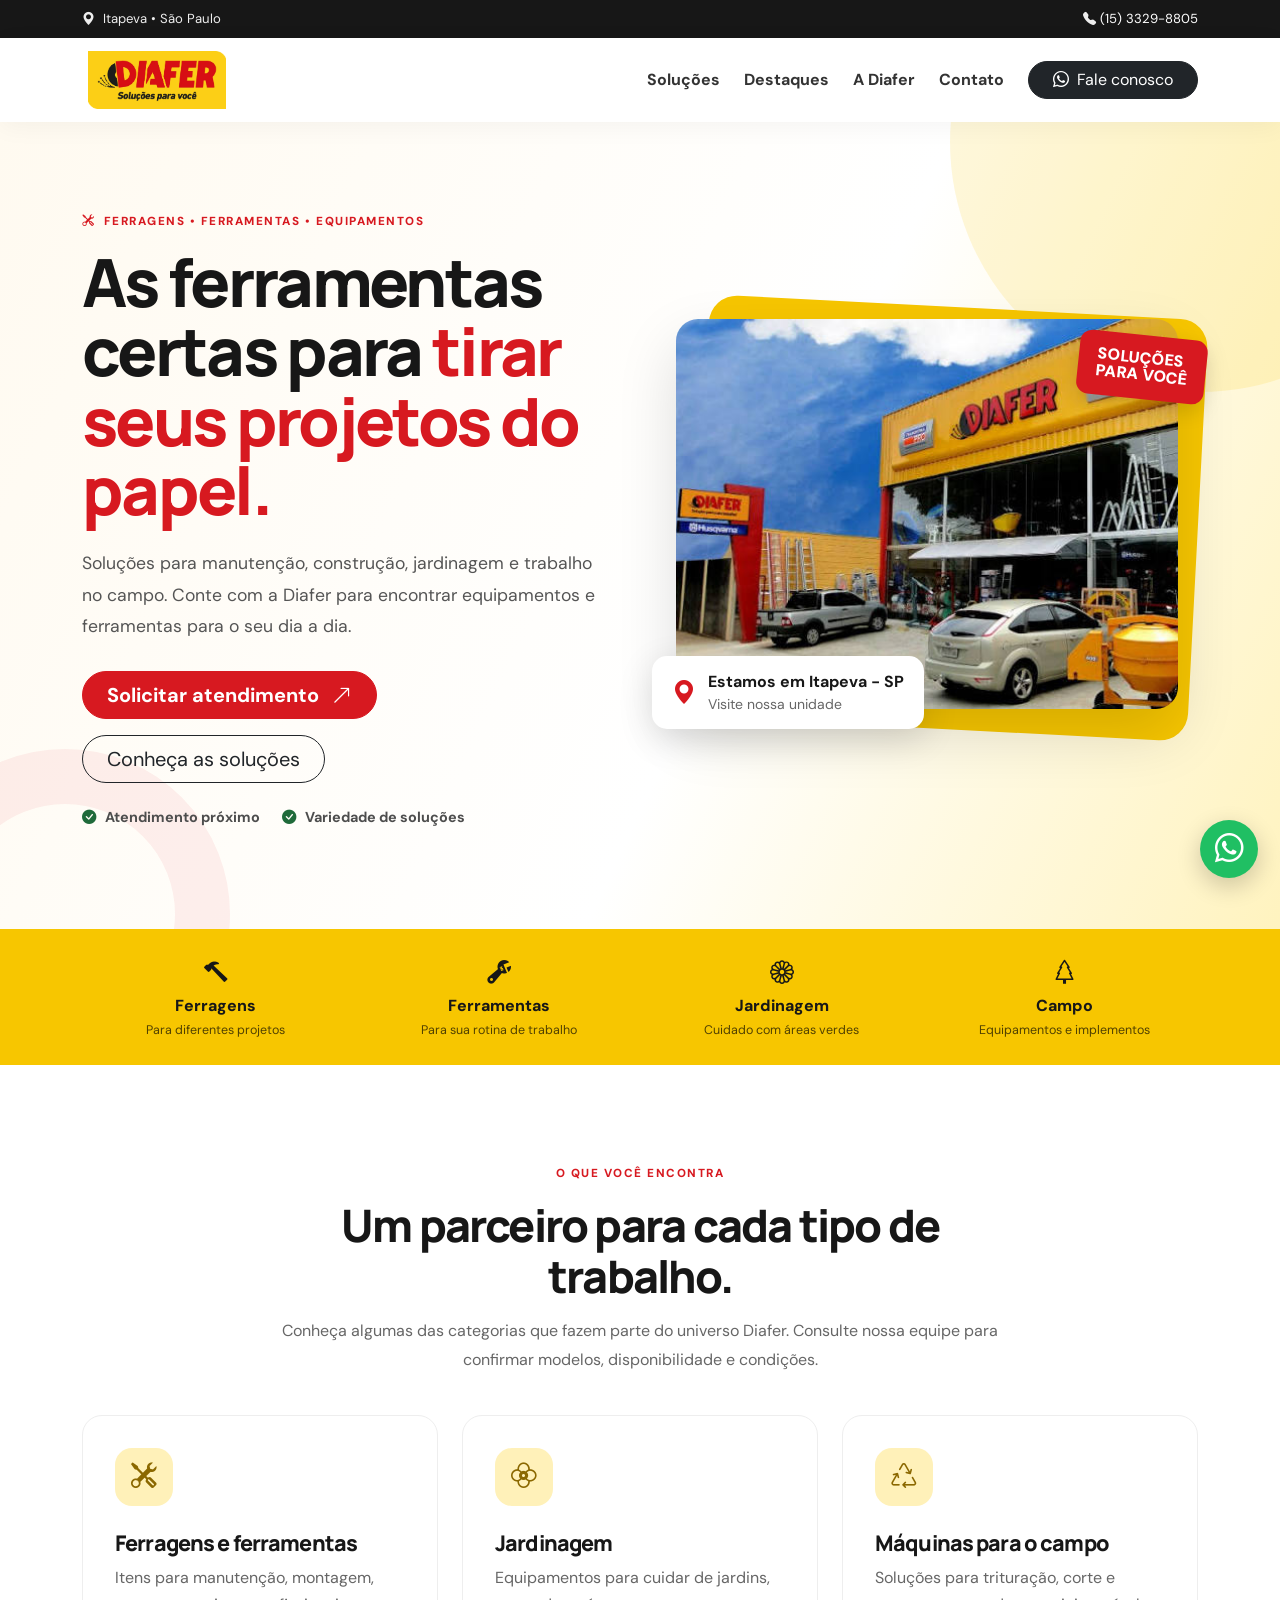
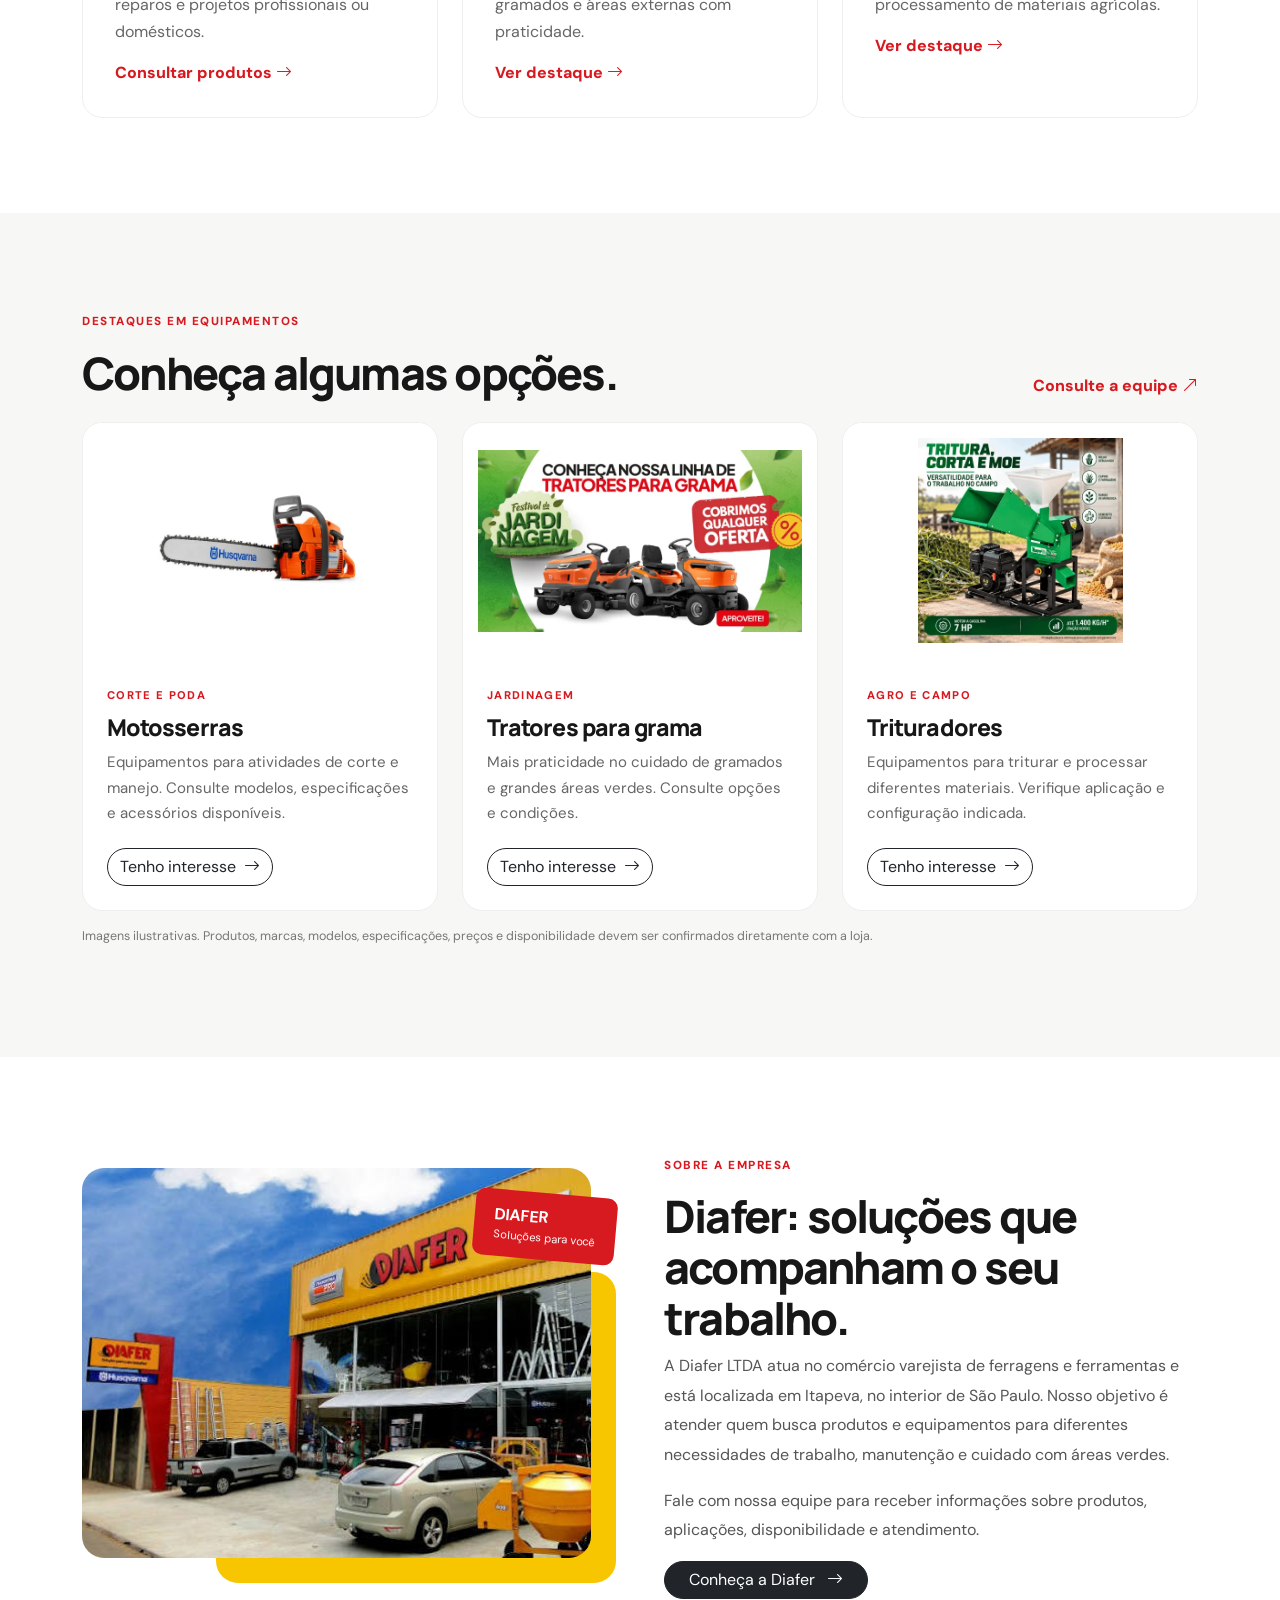
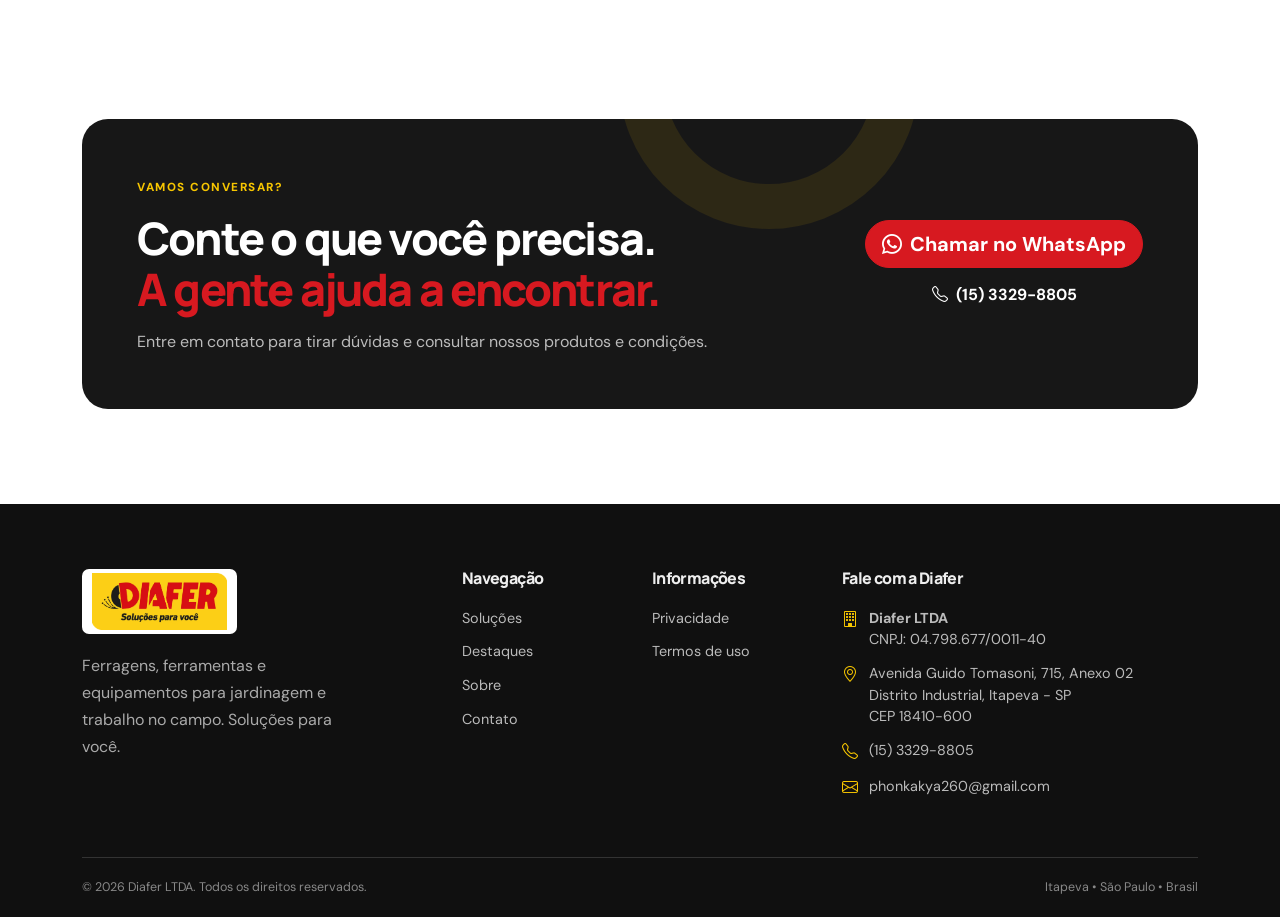
<file: index.html>
<!doctype html>
<html lang="pt-BR">
<head>
  <meta charset="utf-8">
  <meta name="viewport" content="width=device-width, initial-scale=1">
  <meta name="description" content="Diafer LTDA em Itapeva-SP. Ferragens, ferramentas, equipamentos para jardinagem e soluções para o campo. Fale com nossa equipe.">
  <meta name="theme-color" content="#f7c600">
  <title>Diafer LTDA | Ferragens, ferramentas e equipamentos</title>
  <link rel="preconnect" href="https://cdn.jsdelivr.net">
  <link href="https://cdn.jsdelivr.net/npm/bootstrap@5.3.3/dist/css/bootstrap.min.css" rel="stylesheet">
  <link rel="stylesheet" href="https://cdn.jsdelivr.net/npm/bootstrap-icons@1.11.3/font/bootstrap-icons.min.css">
  <link rel="stylesheet" href="assets/style.css">
</head>
<body>
  <div class="top-strip">
    <div class="container d-flex flex-wrap justify-content-between gap-2">
      <span><i class="bi bi-geo-alt-fill me-1"></i> Itapeva • São Paulo</span>
      <span><i class="bi bi-telephone-fill me-1"></i><a href="tel:+551533298805">(15) 3329-8805</a></span>
    </div>
  </div>
  <nav class="navbar navbar-expand-lg navbar-light sticky-top main-nav">
    <div class="container">
      <a class="navbar-brand" href="index.html" aria-label="Diafer - página inicial"><img src="assets/logo-diafer.webp" alt="Diafer - Soluções para você"></a>
      <button class="navbar-toggler" type="button" data-bs-toggle="collapse" data-bs-target="#menu" aria-controls="menu" aria-expanded="false" aria-label="Abrir menu"><span class="navbar-toggler-icon"></span></button>
      <div class="collapse navbar-collapse" id="menu">
        <ul class="navbar-nav ms-auto align-items-lg-center gap-lg-2">
          <li class="nav-item"><a class="nav-link" href="#solucoes">Soluções</a></li>
          <li class="nav-item"><a class="nav-link" href="#destaques">Destaques</a></li>
          <li class="nav-item"><a class="nav-link" href="#empresa">A Diafer</a></li>
          <li class="nav-item"><a class="nav-link" href="#contato">Contato</a></li>
          <li class="nav-item ms-lg-2"><a class="btn btn-dark rounded-pill px-4" href="https://wa.me/551533298805" target="_blank" rel="noopener"><i class="bi bi-whatsapp me-2"></i>Fale conosco</a></li>
        </ul>
      </div>
    </div>
  </nav>

  <header class="hero">
    <div class="hero-shape"></div>
    <div class="container position-relative">
      <div class="row align-items-center g-5">
        <div class="col-lg-6">
          <span class="eyebrow"><i class="bi bi-tools me-2"></i>Ferragens • ferramentas • equipamentos</span>
          <h1>As ferramentas certas para <span>tirar seus projetos do papel.</span></h1>
          <p class="hero-copy">Soluções para manutenção, construção, jardinagem e trabalho no campo. Conte com a Diafer para encontrar equipamentos e ferramentas para o seu dia a dia.</p>
          <div class="d-flex flex-wrap gap-3">
            <a class="btn btn-primary btn-lg rounded-pill px-4" href="https://wa.me/551533298805" target="_blank" rel="noopener">Solicitar atendimento <i class="bi bi-arrow-up-right ms-2"></i></a>
            <a class="btn btn-outline-dark btn-lg rounded-pill px-4" href="#solucoes">Conheça as soluções</a>
          </div>
          <div class="hero-points mt-4">
            <span><i class="bi bi-check-circle-fill"></i> Atendimento próximo</span>
            <span><i class="bi bi-check-circle-fill"></i> Variedade de soluções</span>
          </div>
        </div>
        <div class="col-lg-6">
          <div class="hero-photo-wrap">
            <img src="assets/fachada-diafer.jpeg" class="hero-photo" alt="Fachada da loja Diafer em Itapeva">
            <div class="photo-note"><i class="bi bi-geo-alt-fill"></i><div><strong>Estamos em Itapeva - SP</strong><small>Visite nossa unidade</small></div></div>
            <div class="yellow-sticker">SOLUÇÕES<br>PARA VOCÊ</div>
          </div>
        </div>
      </div>
    </div>
  </header>

  <section class="trust-band">
    <div class="container">
      <div class="row g-3 text-center">
        <div class="col-6 col-lg-3"><i class="bi bi-hammer"></i><strong>Ferragens</strong><small>Para diferentes projetos</small></div>
        <div class="col-6 col-lg-3"><i class="bi bi-wrench-adjustable"></i><strong>Ferramentas</strong><small>Para sua rotina de trabalho</small></div>
        <div class="col-6 col-lg-3"><i class="bi bi-flower1"></i><strong>Jardinagem</strong><small>Cuidado com áreas verdes</small></div>
        <div class="col-6 col-lg-3"><i class="bi bi-tree"></i><strong>Campo</strong><small>Equipamentos e implementos</small></div>
      </div>
    </div>
  </section>

  <main>
    <section class="section-pad" id="solucoes">
      <div class="container">
        <div class="section-heading text-center mx-auto">
          <span class="eyebrow">O que você encontra</span>
          <h2>Um parceiro para cada tipo de trabalho.</h2>
          <p>Conheça algumas das categorias que fazem parte do universo Diafer. Consulte nossa equipe para confirmar modelos, disponibilidade e condições.</p>
        </div>
        <div class="row g-4 mt-2">
          <div class="col-md-6 col-lg-4"><article class="category-card"><div class="category-icon"><i class="bi bi-tools"></i></div><h3>Ferragens e ferramentas</h3><p>Itens para manutenção, montagem, reparos e projetos profissionais ou domésticos.</p><a href="#contato">Consultar produtos <i class="bi bi-arrow-right"></i></a></article></div>
          <div class="col-md-6 col-lg-4"><article class="category-card"><div class="category-icon"><i class="bi bi-flower2"></i></div><h3>Jardinagem</h3><p>Equipamentos para cuidar de jardins, gramados e áreas externas com praticidade.</p><a href="#destaques">Ver destaque <i class="bi bi-arrow-right"></i></a></article></div>
          <div class="col-md-6 col-lg-4"><article class="category-card"><div class="category-icon"><i class="bi bi-recycle"></i></div><h3>Máquinas para o campo</h3><p>Soluções para trituração, corte e processamento de materiais agrícolas.</p><a href="#destaques">Ver destaque <i class="bi bi-arrow-right"></i></a></article></div>
        </div>
      </div>
    </section>

    <section class="feature-section section-pad" id="destaques">
      <div class="container">
        <div class="d-flex flex-wrap justify-content-between align-items-end gap-3 mb-4">
          <div><span class="eyebrow">Destaques em equipamentos</span><h2 class="mb-0">Conheça algumas opções.</h2></div>
          <a class="text-link" href="https://wa.me/551533298805" target="_blank" rel="noopener">Consulte a equipe <i class="bi bi-arrow-up-right"></i></a>
        </div>
        <div class="row g-4">
          <div class="col-md-6 col-lg-4"><article class="product-card"><div class="product-image"><img src="assets/motosserra-husqvarna.webp" alt="Motosserra Husqvarna"></div><div class="product-body"><span class="product-tag">Corte e poda</span><h3>Motosserras</h3><p>Equipamentos para atividades de corte e manejo. Consulte modelos, especificações e acessórios disponíveis.</p><a href="https://wa.me/551533298805?text=Ol%C3%A1%2C%20quero%20informa%C3%A7%C3%B5es%20sobre%20motosserras." target="_blank" rel="noopener" class="btn btn-outline-dark rounded-pill">Tenho interesse <i class="bi bi-arrow-right ms-1"></i></a></div></article></div>
          <div class="col-md-6 col-lg-4"><article class="product-card"><div class="product-image"><img src="assets/tratores-grama.webp" alt="Tratores para gramado"></div><div class="product-body"><span class="product-tag">Jardinagem</span><h3>Tratores para grama</h3><p>Mais praticidade no cuidado de gramados e grandes áreas verdes. Consulte opções e condições.</p><a href="https://wa.me/551533298805?text=Ol%C3%A1%2C%20quero%20informa%C3%A7%C3%B5es%20sobre%20tratores%20para%20grama." target="_blank" rel="noopener" class="btn btn-outline-dark rounded-pill">Tenho interesse <i class="bi bi-arrow-right ms-1"></i></a></div></article></div>
          <div class="col-md-6 col-lg-4"><article class="product-card"><div class="product-image"><img src="assets/triturador-forrageiro.webp" alt="Triturador forrageiro TRF 300"></div><div class="product-body"><span class="product-tag">Agro e campo</span><h3>Trituradores</h3><p>Equipamentos para triturar e processar diferentes materiais. Verifique aplicação e configuração indicada.</p><a href="https://wa.me/551533298805?text=Ol%C3%A1%2C%20quero%20informa%C3%A7%C3%B5es%20sobre%20trituradores." target="_blank" rel="noopener" class="btn btn-outline-dark rounded-pill">Tenho interesse <i class="bi bi-arrow-right ms-1"></i></a></div></article></div>
        </div>
        <p class="disclaimer mt-3">Imagens ilustrativas. Produtos, marcas, modelos, especificações, preços e disponibilidade devem ser confirmados diretamente com a loja.</p>
      </div>
    </section>

    <section class="about-section section-pad" id="empresa">
      <div class="container">
        <div class="row align-items-center g-5">
          <div class="col-lg-6"><div class="about-image"><img src="assets/fachada-diafer.jpeg" alt="Loja Diafer em Itapeva, São Paulo"><div class="about-stamp"><strong>DIAFER</strong><span>Soluções para você</span></div></div></div>
          <div class="col-lg-6"><span class="eyebrow">Sobre a empresa</span><h2>Diafer: soluções que acompanham o seu trabalho.</h2><p>A Diafer LTDA atua no comércio varejista de ferragens e ferramentas e está localizada em Itapeva, no interior de São Paulo. Nosso objetivo é atender quem busca produtos e equipamentos para diferentes necessidades de trabalho, manutenção e cuidado com áreas verdes.</p><p>Fale com nossa equipe para receber informações sobre produtos, aplicações, disponibilidade e atendimento.</p><a href="sobre.html" class="btn btn-dark rounded-pill px-4">Conheça a Diafer <i class="bi bi-arrow-right ms-2"></i></a></div>
        </div>
      </div>
    </section>

    <section class="contact-cta section-pad" id="contato">
      <div class="container"><div class="cta-box">
        <div><span class="eyebrow">Vamos conversar?</span><h2>Conte o que você precisa.<br><span>A gente ajuda a encontrar.</span></h2><p>Entre em contato para tirar dúvidas e consultar nossos produtos e condições.</p></div>
        <div class="cta-actions"><a class="btn btn-primary btn-lg rounded-pill" href="https://wa.me/551533298805" target="_blank" rel="noopener"><i class="bi bi-whatsapp me-2"></i>Chamar no WhatsApp</a><a class="phone-link" href="tel:+551533298805"><i class="bi bi-telephone me-2"></i>(15) 3329-8805</a></div>
      </div></div>
    </section>
  </main>

  <footer class="site-footer">
    <div class="container">
      <div class="row g-4">
        <div class="col-lg-4"><img src="assets/logo-diafer.webp" class="footer-logo" alt="Diafer"><p class="footer-about">Ferragens, ferramentas e equipamentos para jardinagem e trabalho no campo. Soluções para você.</p></div>
        <div class="col-6 col-lg-2"><h4>Navegação</h4><ul><li><a href="#solucoes">Soluções</a></li><li><a href="#destaques">Destaques</a></li><li><a href="sobre.html">Sobre</a></li><li><a href="#contato">Contato</a></li></ul></div>
        <div class="col-6 col-lg-2"><h4>Informações</h4><ul><li><a href="politica-de-privacidade.html">Privacidade</a></li><li><a href="termos-de-uso.html">Termos de uso</a></li></ul></div>
        <div class="col-lg-4"><h4>Fale com a Diafer</h4><ul class="contact-list">
          <li><i class="bi bi-building"></i><span><strong>Diafer LTDA</strong><br>CNPJ: 04.798.677/0011-40</span></li>
          <li><i class="bi bi-geo-alt"></i><span>Avenida Guido Tomasoni, 715, Anexo 02<br>Distrito Industrial, Itapeva - SP<br>CEP 18410-600</span></li>
          <li><i class="bi bi-telephone"></i><a href="tel:+551533298805">(15) 3329-8805</a></li>
          <li><i class="bi bi-envelope"></i><a href="mailto:phonkakya260@gmail.com">phonkakya260@gmail.com</a></li>
        </ul></div>
      </div>
      <div class="footer-bottom"><span>© <span id="year"></span> Diafer LTDA. Todos os direitos reservados.</span><span>Itapeva • São Paulo • Brasil</span></div>
    </div>
  </footer>
  <a class="floating-whatsapp" href="https://wa.me/551533298805" target="_blank" rel="noopener" aria-label="Fale com a Diafer pelo WhatsApp"><i class="bi bi-whatsapp"></i></a>
  <script src="https://cdn.jsdelivr.net/npm/bootstrap@5.3.3/dist/js/bootstrap.bundle.min.js"></script>
  <script src="assets/script.js"></script>
</body>
</html>
</file>
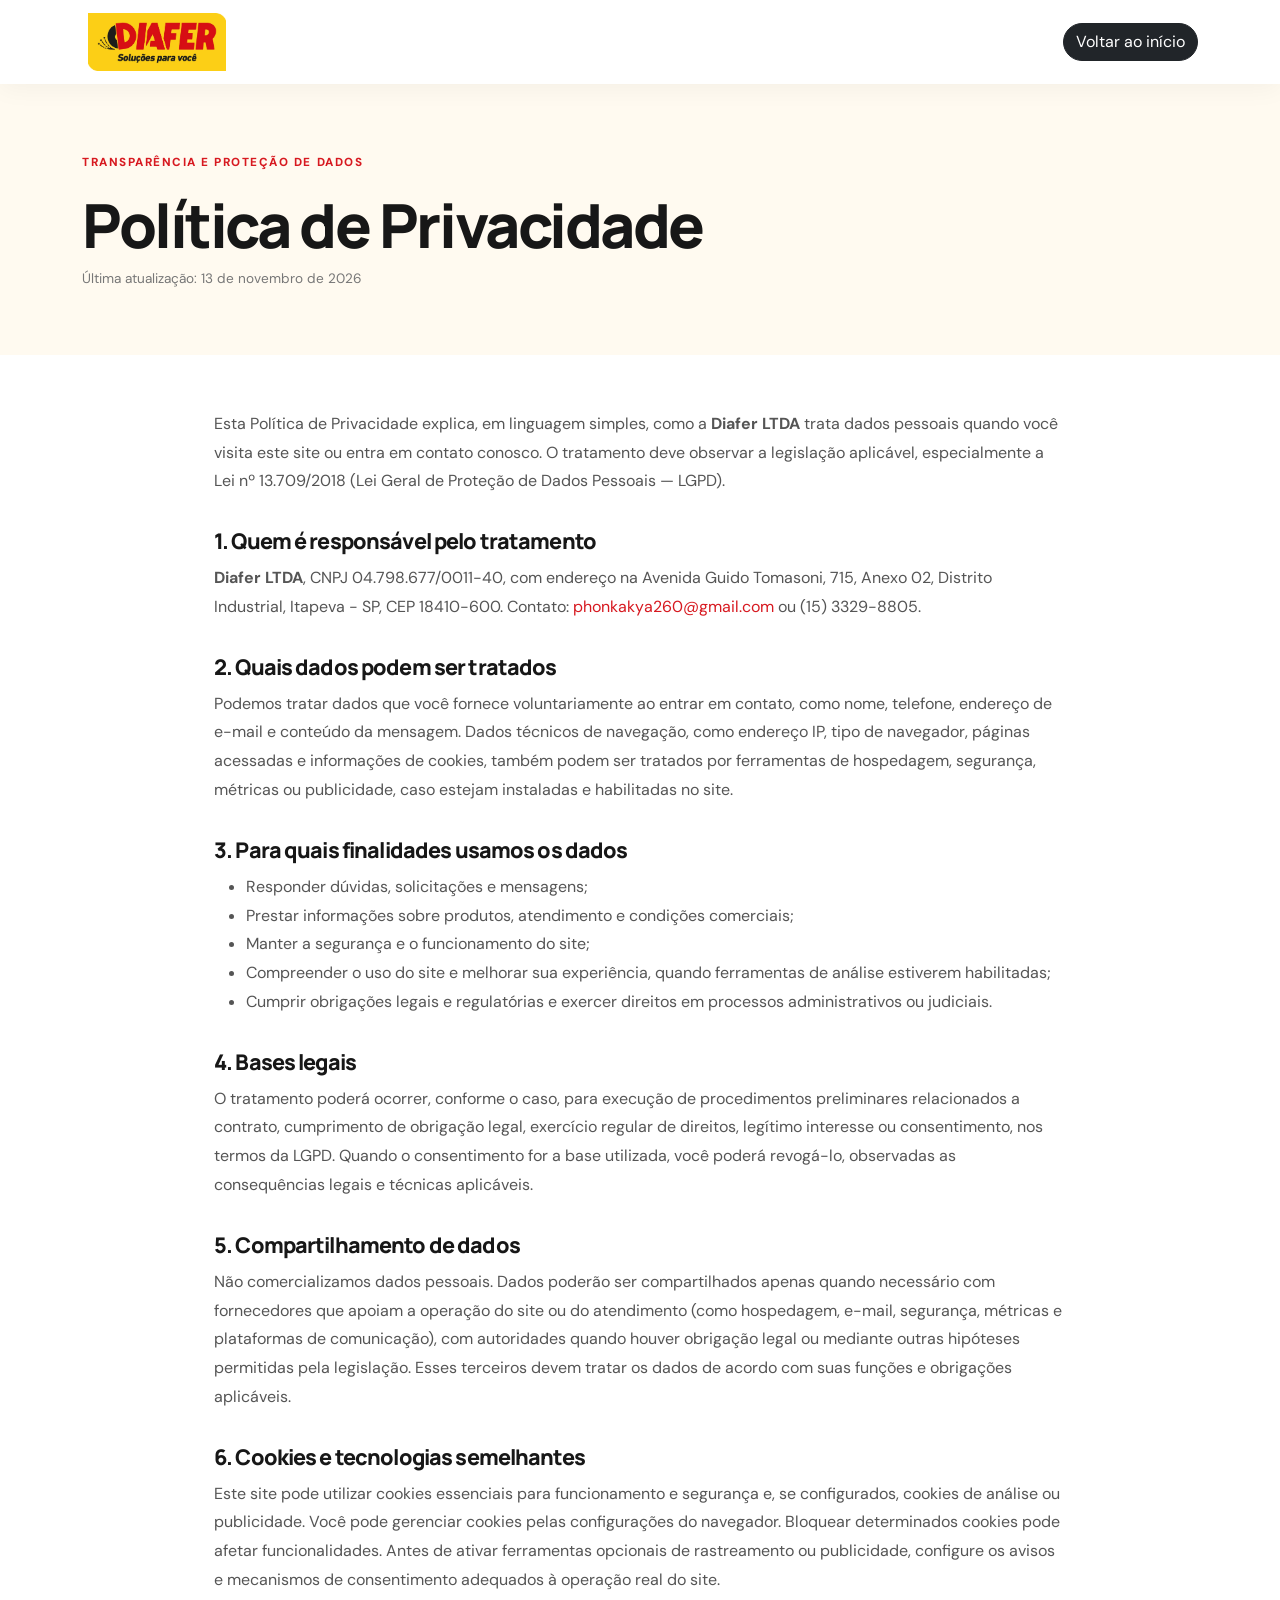
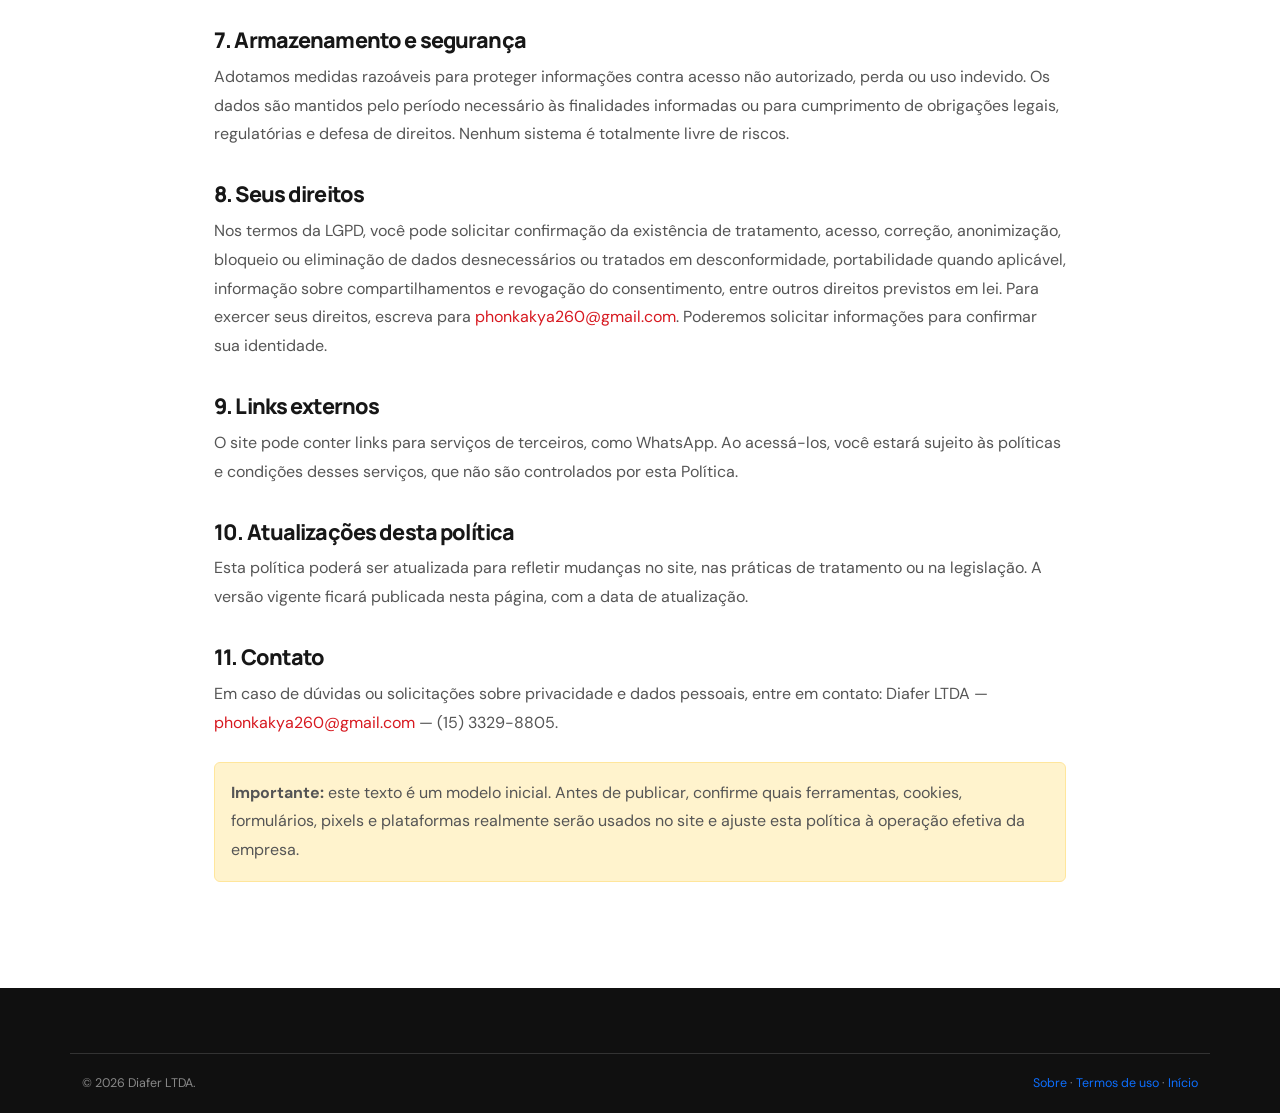
<file: politica-de-privacidade.html>
<!doctype html><html lang="pt-BR"><head><meta charset="utf-8"><meta name="viewport" content="width=device-width, initial-scale=1"><meta name="description" content="Política de Privacidade do site da Diafer LTDA."><title>Política de Privacidade | Diafer LTDA</title><link href="https://cdn.jsdelivr.net/npm/bootstrap@5.3.3/dist/css/bootstrap.min.css" rel="stylesheet"><link rel="stylesheet" href="assets/style.css"></head><body><nav class="navbar main-nav"><div class="container"><a class="navbar-brand" href="index.html"><img src="assets/logo-diafer.webp" alt="Diafer"></a><a class="btn btn-dark rounded-pill" href="index.html">Voltar ao início</a></div></nav><header class="legal-hero"><div class="container"><span class="eyebrow">Transparência e proteção de dados</span><h1>Política de Privacidade</h1><p class="legal-updated mb-0">Última atualização: 13 de novembro de 2026</p></div></header><main class="legal-content"><p>Esta Política de Privacidade explica, em linguagem simples, como a <strong>Diafer LTDA</strong> trata dados pessoais quando você visita este site ou entra em contato conosco. O tratamento deve observar a legislação aplicável, especialmente a Lei nº 13.709/2018 (Lei Geral de Proteção de Dados Pessoais — LGPD).</p><h2>1. Quem é responsável pelo tratamento</h2><p><strong>Diafer LTDA</strong>, CNPJ 04.798.677/0011-40, com endereço na Avenida Guido Tomasoni, 715, Anexo 02, Distrito Industrial, Itapeva - SP, CEP 18410-600. Contato: <a href="mailto:phonkakya260@gmail.com">phonkakya260@gmail.com</a> ou (15) 3329-8805.</p><h2>2. Quais dados podem ser tratados</h2><p>Podemos tratar dados que você fornece voluntariamente ao entrar em contato, como nome, telefone, endereço de e-mail e conteúdo da mensagem. Dados técnicos de navegação, como endereço IP, tipo de navegador, páginas acessadas e informações de cookies, também podem ser tratados por ferramentas de hospedagem, segurança, métricas ou publicidade, caso estejam instaladas e habilitadas no site.</p><h2>3. Para quais finalidades usamos os dados</h2><ul><li>Responder dúvidas, solicitações e mensagens;</li><li>Prestar informações sobre produtos, atendimento e condições comerciais;</li><li>Manter a segurança e o funcionamento do site;</li><li>Compreender o uso do site e melhorar sua experiência, quando ferramentas de análise estiverem habilitadas;</li><li>Cumprir obrigações legais e regulatórias e exercer direitos em processos administrativos ou judiciais.</li></ul><h2>4. Bases legais</h2><p>O tratamento poderá ocorrer, conforme o caso, para execução de procedimentos preliminares relacionados a contrato, cumprimento de obrigação legal, exercício regular de direitos, legítimo interesse ou consentimento, nos termos da LGPD. Quando o consentimento for a base utilizada, você poderá revogá-lo, observadas as consequências legais e técnicas aplicáveis.</p><h2>5. Compartilhamento de dados</h2><p>Não comercializamos dados pessoais. Dados poderão ser compartilhados apenas quando necessário com fornecedores que apoiam a operação do site ou do atendimento (como hospedagem, e-mail, segurança, métricas e plataformas de comunicação), com autoridades quando houver obrigação legal ou mediante outras hipóteses permitidas pela legislação. Esses terceiros devem tratar os dados de acordo com suas funções e obrigações aplicáveis.</p><h2>6. Cookies e tecnologias semelhantes</h2><p>Este site pode utilizar cookies essenciais para funcionamento e segurança e, se configurados, cookies de análise ou publicidade. Você pode gerenciar cookies pelas configurações do navegador. Bloquear determinados cookies pode afetar funcionalidades. Antes de ativar ferramentas opcionais de rastreamento ou publicidade, configure os avisos e mecanismos de consentimento adequados à operação real do site.</p><h2>7. Armazenamento e segurança</h2><p>Adotamos medidas razoáveis para proteger informações contra acesso não autorizado, perda ou uso indevido. Os dados são mantidos pelo período necessário às finalidades informadas ou para cumprimento de obrigações legais, regulatórias e defesa de direitos. Nenhum sistema é totalmente livre de riscos.</p><h2>8. Seus direitos</h2><p>Nos termos da LGPD, você pode solicitar confirmação da existência de tratamento, acesso, correção, anonimização, bloqueio ou eliminação de dados desnecessários ou tratados em desconformidade, portabilidade quando aplicável, informação sobre compartilhamentos e revogação do consentimento, entre outros direitos previstos em lei. Para exercer seus direitos, escreva para <a href="mailto:phonkakya260@gmail.com">phonkakya260@gmail.com</a>. Poderemos solicitar informações para confirmar sua identidade.</p><h2>9. Links externos</h2><p>O site pode conter links para serviços de terceiros, como WhatsApp. Ao acessá-los, você estará sujeito às políticas e condições desses serviços, que não são controlados por esta Política.</p><h2>10. Atualizações desta política</h2><p>Esta política poderá ser atualizada para refletir mudanças no site, nas práticas de tratamento ou na legislação. A versão vigente ficará publicada nesta página, com a data de atualização.</p><h2>11. Contato</h2><p>Em caso de dúvidas ou solicitações sobre privacidade e dados pessoais, entre em contato: Diafer LTDA — <a href="mailto:phonkakya260@gmail.com">phonkakya260@gmail.com</a> — (15) 3329-8805.</p><p class="alert alert-warning mt-4"><strong>Importante:</strong> este texto é um modelo inicial. Antes de publicar, confirme quais ferramentas, cookies, formulários, pixels e plataformas realmente serão usados no site e ajuste esta política à operação efetiva da empresa.</p></main><footer class="site-footer"><div class="container footer-bottom mt-0"><span>© <span id="year"></span> Diafer LTDA.</span><span><a href="sobre.html">Sobre</a> · <a href="termos-de-uso.html">Termos de uso</a> · <a href="index.html">Início</a></span></div></footer><script src="assets/script.js"></script></body></html>
</file>
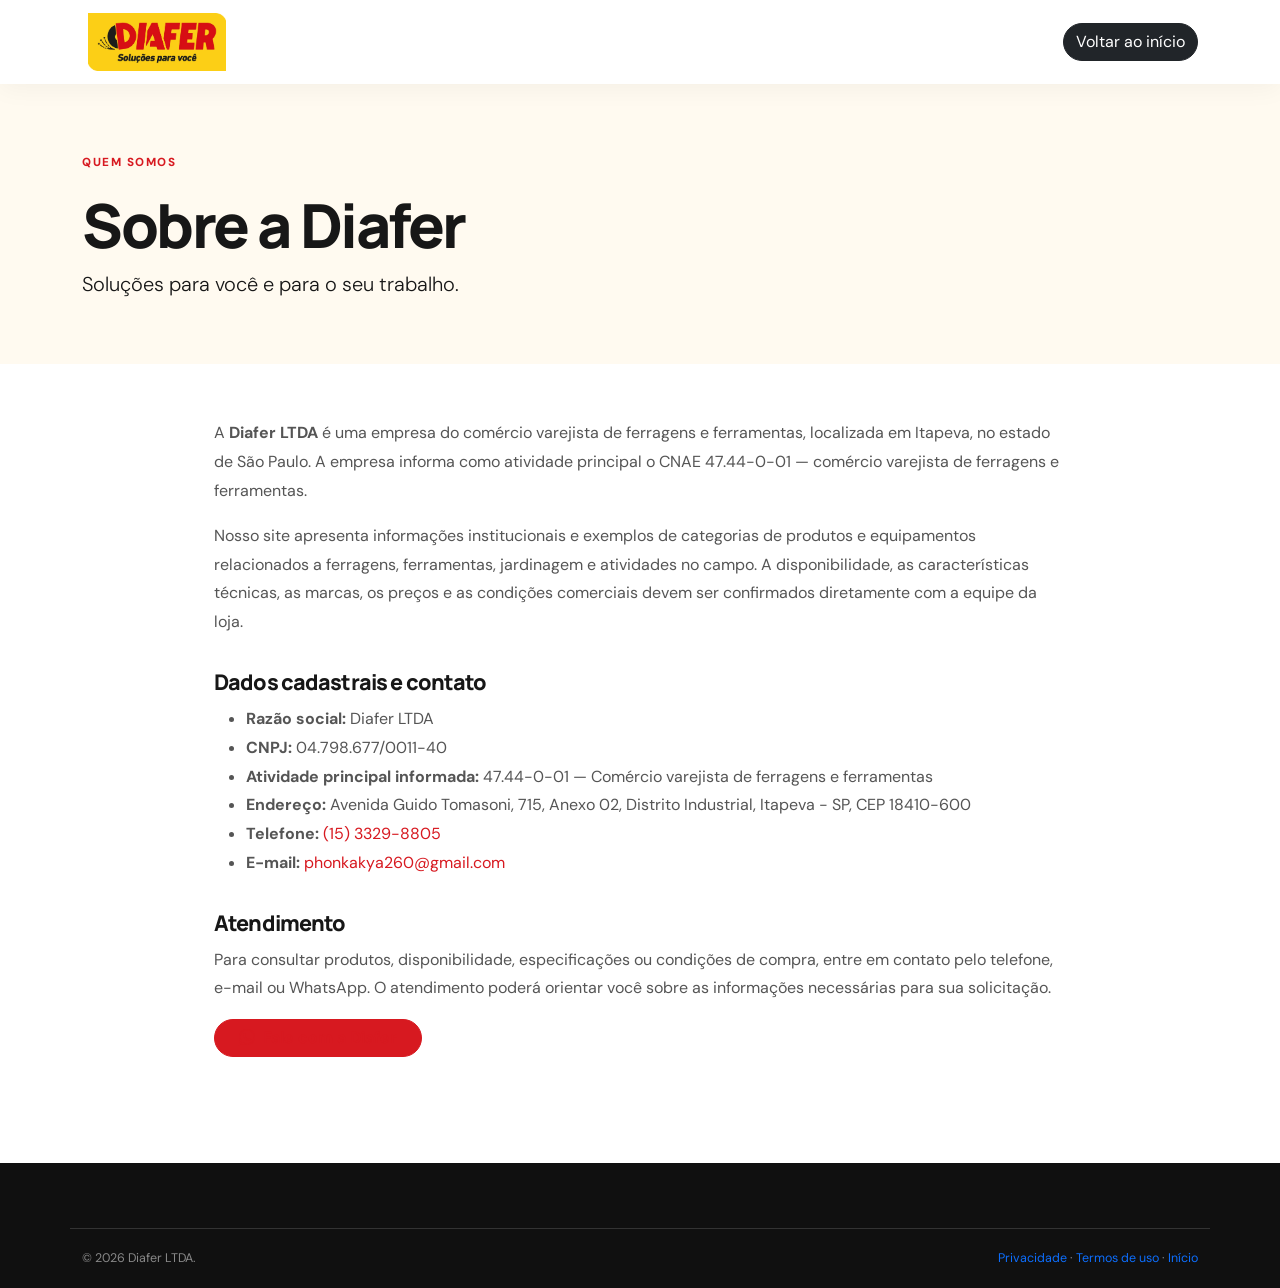
<file: sobre.html>
<!doctype html><html lang="pt-BR"><head><meta charset="utf-8"><meta name="viewport" content="width=device-width, initial-scale=1"><meta name="description" content="Conheça a Diafer LTDA, comércio varejista de ferragens e ferramentas em Itapeva-SP."><title>Sobre a Diafer | Diafer LTDA</title><link href="https://cdn.jsdelivr.net/npm/bootstrap@5.3.3/dist/css/bootstrap.min.css" rel="stylesheet"><link rel="stylesheet" href="https://cdn.jsdelivr.net/npm/bootstrap-icons@1.11.3/font/bootstrap-icons.min.css"><link rel="stylesheet" href="assets/style.css"></head><body><nav class="navbar navbar-expand-lg main-nav"><div class="container"><a class="navbar-brand" href="index.html"><img src="assets/logo-diafer.webp" alt="Diafer"></a><a class="btn btn-dark rounded-pill" href="index.html">Voltar ao início</a></div></nav><header class="legal-hero"><div class="container"><span class="eyebrow">Quem somos</span><h1>Sobre a Diafer</h1><p class="lead mb-0">Soluções para você e para o seu trabalho.</p></div></header><main class="legal-content"><p>A <strong>Diafer LTDA</strong> é uma empresa do comércio varejista de ferragens e ferramentas, localizada em Itapeva, no estado de São Paulo. A empresa informa como atividade principal o CNAE 47.44-0-01 — comércio varejista de ferragens e ferramentas.</p><p>Nosso site apresenta informações institucionais e exemplos de categorias de produtos e equipamentos relacionados a ferragens, ferramentas, jardinagem e atividades no campo. A disponibilidade, as características técnicas, as marcas, os preços e as condições comerciais devem ser confirmados diretamente com a equipe da loja.</p><h2>Dados cadastrais e contato</h2><ul><li><strong>Razão social:</strong> Diafer LTDA</li><li><strong>CNPJ:</strong> 04.798.677/0011-40</li><li><strong>Atividade principal informada:</strong> 47.44-0-01 — Comércio varejista de ferragens e ferramentas</li><li><strong>Endereço:</strong> Avenida Guido Tomasoni, 715, Anexo 02, Distrito Industrial, Itapeva - SP, CEP 18410-600</li><li><strong>Telefone:</strong> <a href="tel:+551533298805">(15) 3329-8805</a></li><li><strong>E-mail:</strong> <a href="mailto:phonkakya260@gmail.com">phonkakya260@gmail.com</a></li></ul><h2>Atendimento</h2><p>Para consultar produtos, disponibilidade, especificações ou condições de compra, entre em contato pelo telefone, e-mail ou WhatsApp. O atendimento poderá orientar você sobre as informações necessárias para sua solicitação.</p><p><a class="btn btn-primary rounded-pill px-4" href="https://wa.me/551533298805" target="_blank" rel="noopener"><i class="bi bi-whatsapp me-2"></i>Fale com a Diafer</a></p></main><footer class="site-footer"><div class="container footer-bottom mt-0"><span>© <span id="year"></span> Diafer LTDA.</span><span><a href="politica-de-privacidade.html">Privacidade</a> · <a href="termos-de-uso.html">Termos de uso</a> · <a href="index.html">Início</a></span></div></footer><script src="assets/script.js"></script></body></html>
</file>
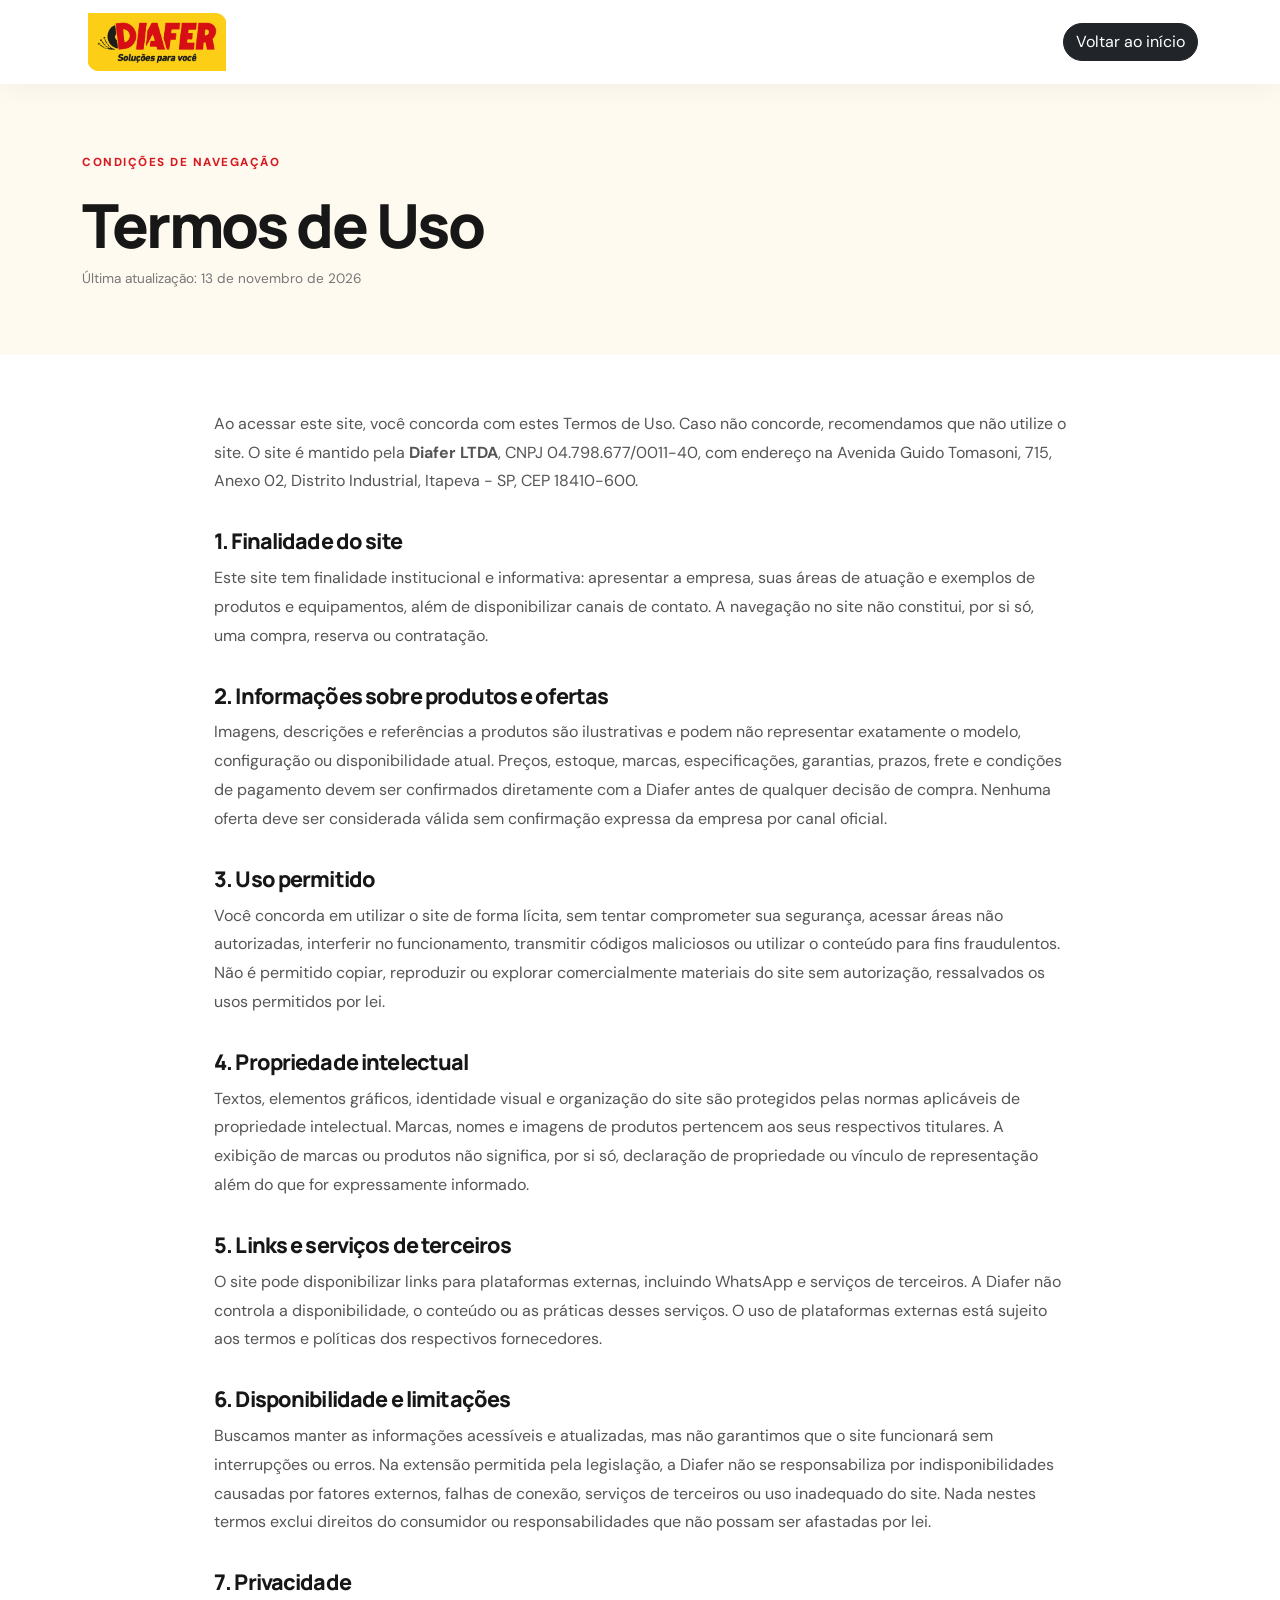
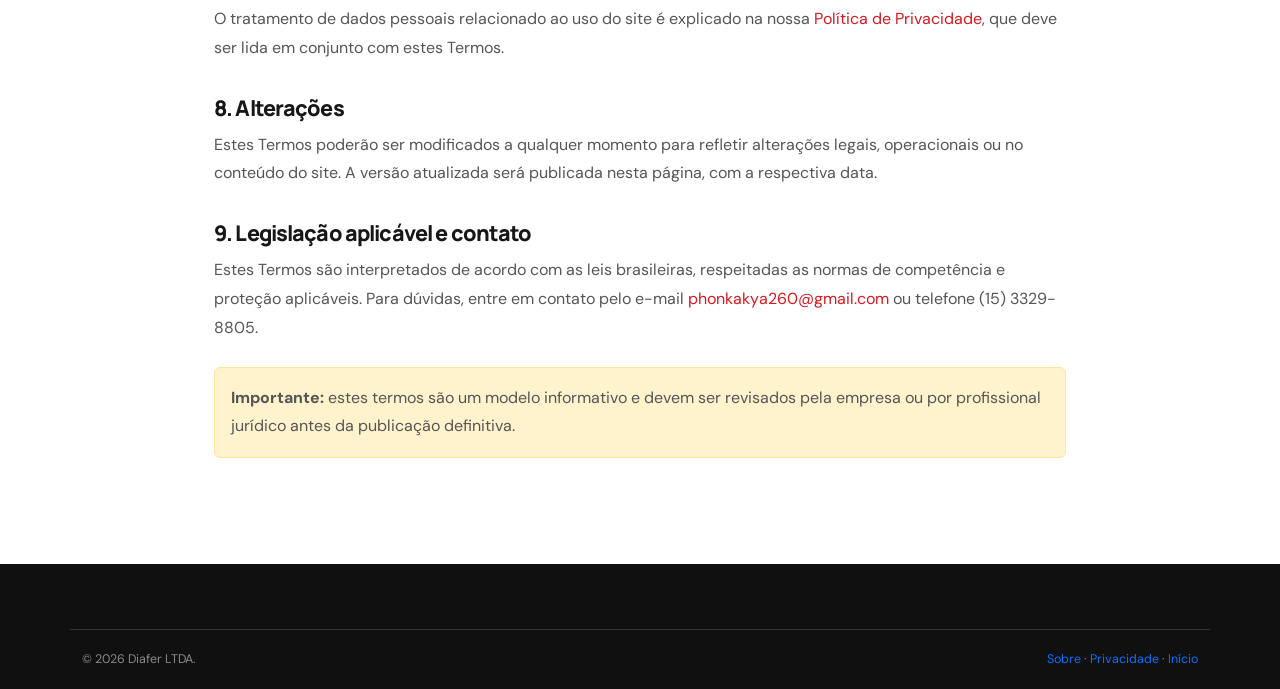
<file: termos-de-uso.html>
<!doctype html><html lang="pt-BR"><head><meta charset="utf-8"><meta name="viewport" content="width=device-width, initial-scale=1"><meta name="description" content="Termos de Uso do site da Diafer LTDA."><title>Termos de Uso | Diafer LTDA</title><link href="https://cdn.jsdelivr.net/npm/bootstrap@5.3.3/dist/css/bootstrap.min.css" rel="stylesheet"><link rel="stylesheet" href="assets/style.css"></head><body><nav class="navbar main-nav"><div class="container"><a class="navbar-brand" href="index.html"><img src="assets/logo-diafer.webp" alt="Diafer"></a><a class="btn btn-dark rounded-pill" href="index.html">Voltar ao início</a></div></nav><header class="legal-hero"><div class="container"><span class="eyebrow">Condições de navegação</span><h1>Termos de Uso</h1><p class="legal-updated mb-0">Última atualização: 13 de novembro de 2026</p></div></header><main class="legal-content"><p>Ao acessar este site, você concorda com estes Termos de Uso. Caso não concorde, recomendamos que não utilize o site. O site é mantido pela <strong>Diafer LTDA</strong>, CNPJ 04.798.677/0011-40, com endereço na Avenida Guido Tomasoni, 715, Anexo 02, Distrito Industrial, Itapeva - SP, CEP 18410-600.</p><h2>1. Finalidade do site</h2><p>Este site tem finalidade institucional e informativa: apresentar a empresa, suas áreas de atuação e exemplos de produtos e equipamentos, além de disponibilizar canais de contato. A navegação no site não constitui, por si só, uma compra, reserva ou contratação.</p><h2>2. Informações sobre produtos e ofertas</h2><p>Imagens, descrições e referências a produtos são ilustrativas e podem não representar exatamente o modelo, configuração ou disponibilidade atual. Preços, estoque, marcas, especificações, garantias, prazos, frete e condições de pagamento devem ser confirmados diretamente com a Diafer antes de qualquer decisão de compra. Nenhuma oferta deve ser considerada válida sem confirmação expressa da empresa por canal oficial.</p><h2>3. Uso permitido</h2><p>Você concorda em utilizar o site de forma lícita, sem tentar comprometer sua segurança, acessar áreas não autorizadas, interferir no funcionamento, transmitir códigos maliciosos ou utilizar o conteúdo para fins fraudulentos. Não é permitido copiar, reproduzir ou explorar comercialmente materiais do site sem autorização, ressalvados os usos permitidos por lei.</p><h2>4. Propriedade intelectual</h2><p>Textos, elementos gráficos, identidade visual e organização do site são protegidos pelas normas aplicáveis de propriedade intelectual. Marcas, nomes e imagens de produtos pertencem aos seus respectivos titulares. A exibição de marcas ou produtos não significa, por si só, declaração de propriedade ou vínculo de representação além do que for expressamente informado.</p><h2>5. Links e serviços de terceiros</h2><p>O site pode disponibilizar links para plataformas externas, incluindo WhatsApp e serviços de terceiros. A Diafer não controla a disponibilidade, o conteúdo ou as práticas desses serviços. O uso de plataformas externas está sujeito aos termos e políticas dos respectivos fornecedores.</p><h2>6. Disponibilidade e limitações</h2><p>Buscamos manter as informações acessíveis e atualizadas, mas não garantimos que o site funcionará sem interrupções ou erros. Na extensão permitida pela legislação, a Diafer não se responsabiliza por indisponibilidades causadas por fatores externos, falhas de conexão, serviços de terceiros ou uso inadequado do site. Nada nestes termos exclui direitos do consumidor ou responsabilidades que não possam ser afastadas por lei.</p><h2>7. Privacidade</h2><p>O tratamento de dados pessoais relacionado ao uso do site é explicado na nossa <a href="politica-de-privacidade.html">Política de Privacidade</a>, que deve ser lida em conjunto com estes Termos.</p><h2>8. Alterações</h2><p>Estes Termos poderão ser modificados a qualquer momento para refletir alterações legais, operacionais ou no conteúdo do site. A versão atualizada será publicada nesta página, com a respectiva data.</p><h2>9. Legislação aplicável e contato</h2><p>Estes Termos são interpretados de acordo com as leis brasileiras, respeitadas as normas de competência e proteção aplicáveis. Para dúvidas, entre em contato pelo e-mail <a href="mailto:phonkakya260@gmail.com">phonkakya260@gmail.com</a> ou telefone (15) 3329-8805.</p><p class="alert alert-warning mt-4"><strong>Importante:</strong> estes termos são um modelo informativo e devem ser revisados pela empresa ou por profissional jurídico antes da publicação definitiva.</p></main><footer class="site-footer"><div class="container footer-bottom mt-0"><span>© <span id="year"></span> Diafer LTDA.</span><span><a href="sobre.html">Sobre</a> · <a href="politica-de-privacidade.html">Privacidade</a> · <a href="index.html">Início</a></span></div></footer><script src="assets/script.js"></script></body></html>
</file>
<file: assets/style.css>
@import url('https://fonts.googleapis.com/css2?family=DM+Sans:wght@400;500;600;700;800&family=Manrope:wght@400;500;600;700;800&display=swap');
:root{--yellow:#f7c600;--red:#d71920;--ink:#171717;--muted:#666;--cream:#fffaf0;--green:#1f6a3a}
*{box-sizing:border-box}html{scroll-behavior:smooth;scroll-padding-top:90px}body{font-family:'DM Sans',sans-serif;color:var(--ink);margin:0}h1,h2,h3,h4,.navbar-brand{font-family:'Manrope',sans-serif;font-weight:800;letter-spacing:-.04em}a{text-decoration:none}.top-strip{background:#171717;color:#eee;font-size:.82rem;padding:9px 0}.top-strip a{color:#fff}.main-nav{background:rgba(255,255,255,.96);backdrop-filter:blur(12px);box-shadow:0 5px 24px #0000000b}.navbar-brand img{width:150px;height:58px;object-fit:contain}.nav-link{font-weight:700;color:#333!important}.btn-primary{background:var(--red);border-color:var(--red);font-weight:700}.btn-primary:hover{background:#ad1017;border-color:#ad1017}.hero{position:relative;overflow:hidden;padding:86px 0 100px;background:linear-gradient(115deg,#fffaf0 0%,#fff 58%,#fff3bf 100%)}.hero:before{content:"";position:absolute;width:500px;height:500px;border-radius:50%;background:#f7c60025;right:-170px;top:-230px}.hero-shape{position:absolute;bottom:-150px;left:-100px;width:330px;height:330px;border:55px solid #d7192010;border-radius:50%}.eyebrow{display:inline-flex;align-items:center;text-transform:uppercase;letter-spacing:.13em;font-size:.73rem;font-weight:800;color:var(--red);margin-bottom:17px}.hero h1{font-size:clamp(2.8rem,5.2vw,4.7rem);line-height:1.04;max-width:650px}.hero h1 span,.cta-box h2 span{color:var(--red)}.hero-copy{font-size:1.1rem;line-height:1.8;color:#555;max-width:570px;margin:24px 0 28px}.hero-points{display:flex;gap:22px;flex-wrap:wrap;color:#4d4d4d;font-size:.9rem;font-weight:700}.hero-points i{color:var(--green);margin-right:6px}.hero-photo-wrap{position:relative;padding:12px 20px 20px 12px}.hero-photo-wrap:before{content:"";position:absolute;inset:0 0 0 35px;background:var(--yellow);border-radius:28px;transform:rotate(3deg)}.hero-photo{position:relative;width:100%;height:390px;object-fit:cover;border-radius:22px;box-shadow:0 25px 60px #0002}.photo-note{position:absolute;bottom:0;left:-12px;display:flex;align-items:center;gap:12px;background:white;padding:14px 20px;border-radius:15px;box-shadow:0 10px 35px #0002}.photo-note>i{font-size:1.5rem;color:var(--red)}.photo-note strong,.photo-note small{display:block}.photo-note small{color:var(--muted)}.yellow-sticker{position:absolute;right:-8px;top:28px;background:var(--red);color:#fff;font-weight:900;line-height:1.05;padding:15px 18px;border-radius:12px;transform:rotate(6deg);box-shadow:0 8px 20px #0002}.trust-band{background:var(--yellow);padding:26px 0}.trust-band .col-6,.trust-band .col-lg-3{display:flex;flex-direction:column;align-items:center;gap:3px}.trust-band i{font-size:1.5rem}.trust-band strong{font-weight:800}.trust-band small{font-size:.78rem;color:#514100}.section-pad{padding:95px 0}.section-heading{max-width:720px}.section-heading h2,.feature-section h2,.about-section h2,.cta-box h2{font-size:clamp(2rem,3.5vw,3.15rem);line-height:1.13}.section-heading p{color:var(--muted);line-height:1.8;margin-top:16px}.category-card{height:100%;padding:32px;border:1px solid #eee;border-radius:20px;transition:.25s;background:#fff}.category-card:hover,.product-card:hover{transform:translateY(-6px);box-shadow:0 18px 45px #00000012}.category-icon{width:58px;height:58px;border-radius:17px;background:#fff1b9;color:#8b6800;display:grid;place-items:center;font-size:1.6rem;margin-bottom:24px}.category-card h3{font-size:1.35rem}.category-card p,.product-card p{color:var(--muted);line-height:1.7}.category-card a,.text-link{font-weight:800;color:var(--red)}.feature-section{background:#f7f7f5}.product-card{height:100%;background:#fff;border-radius:20px;overflow:hidden;border:1px solid #eee;transition:.25s}.product-image{height:235px;background:#fff;display:flex;align-items:center;justify-content:center;padding:15px}.product-image img{width:100%;height:100%;object-fit:contain}.product-body{padding:24px}.product-tag{font-size:.7rem;text-transform:uppercase;letter-spacing:.12em;color:var(--red);font-weight:800}.product-body h3{font-size:1.45rem;margin:8px 0}.product-body p{min-height:82px;font-size:.94rem}.disclaimer{font-size:.78rem;color:#777}.about-image{position:relative;padding:0 25px 25px 0}.about-image:after{content:"";position:absolute;z-index:0;right:0;bottom:0;width:75%;height:75%;background:var(--yellow);border-radius:22px}.about-image img{position:relative;z-index:1;width:100%;height:390px;object-fit:cover;border-radius:22px}.about-stamp{position:absolute;z-index:2;right:0;top:25px;background:var(--red);color:white;padding:13px 20px;border-radius:10px;transform:rotate(5deg)}.about-stamp strong,.about-stamp span{display:block}.about-stamp span{font-size:.7rem}.about-section p{color:#555;line-height:1.85}.contact-cta{padding-top:25px}.cta-box{background:#171717;color:white;border-radius:26px;padding:55px;display:flex;justify-content:space-between;align-items:center;gap:30px;position:relative;overflow:hidden}.cta-box:after{content:"";position:absolute;width:300px;height:300px;border:45px solid #f7c60018;border-radius:50%;right:25%;top:-190px}.cta-box .eyebrow{color:var(--yellow)}.cta-box p{color:#bbb;margin:15px 0 0}.cta-actions{display:flex;flex-direction:column;gap:15px;min-width:230px;position:relative;z-index:1}.phone-link{color:white;text-align:center;font-weight:700}.site-footer{background:#101010;color:#eee;padding:65px 0 20px}.footer-logo{width:155px;height:65px;object-fit:contain;background:#fff;border-radius:7px;padding:4px}.footer-about{color:#aaa;max-width:290px;margin-top:18px;line-height:1.7}.site-footer h4{font-size:1rem;margin-bottom:20px}.site-footer ul{list-style:none;padding:0;margin:0}.site-footer li{margin:0 0 12px;color:#bbb;font-size:.9rem}.site-footer li a{color:#bbb}.site-footer li a:hover{color:var(--yellow)}.contact-list li{display:flex;gap:11px}.contact-list i{color:var(--yellow);font-size:1rem}.footer-bottom{border-top:1px solid #333;margin-top:45px;padding-top:20px;display:flex;justify-content:space-between;gap:12px;color:#888;font-size:.78rem}.floating-whatsapp{position:fixed;z-index:10;right:22px;bottom:22px;width:58px;height:58px;border-radius:50%;background:#20bf63;color:#fff;display:grid;place-items:center;font-size:1.8rem;box-shadow:0 8px 25px #0003}.floating-whatsapp:hover{color:white;background:#159b4d}
.legal-hero{background:var(--cream);padding:65px 0}.legal-hero h1{font-size:clamp(2.4rem,5vw,3.8rem)}.legal-content{max-width:900px;margin:auto;padding:55px 24px 90px;line-height:1.8}.legal-content h2{font-size:1.35rem;margin:32px 0 10px}.legal-content p,.legal-content li{color:#555}.legal-content a{color:var(--red)}.legal-updated{font-size:.85rem;color:#777}
@media(max-width:767px){.hero{padding:55px 0 70px}.hero h1{font-size:2.7rem}.hero-photo{height:280px}.photo-note{left:0}.section-pad{padding:65px 0}.cta-box{padding:32px 24px;display:block}.cta-actions{margin-top:25px}.about-image img{height:280px}.footer-bottom{display:block}.footer-bottom span{display:block;margin-top:5px}.trust-band small{font-size:.7rem}}
</file>
